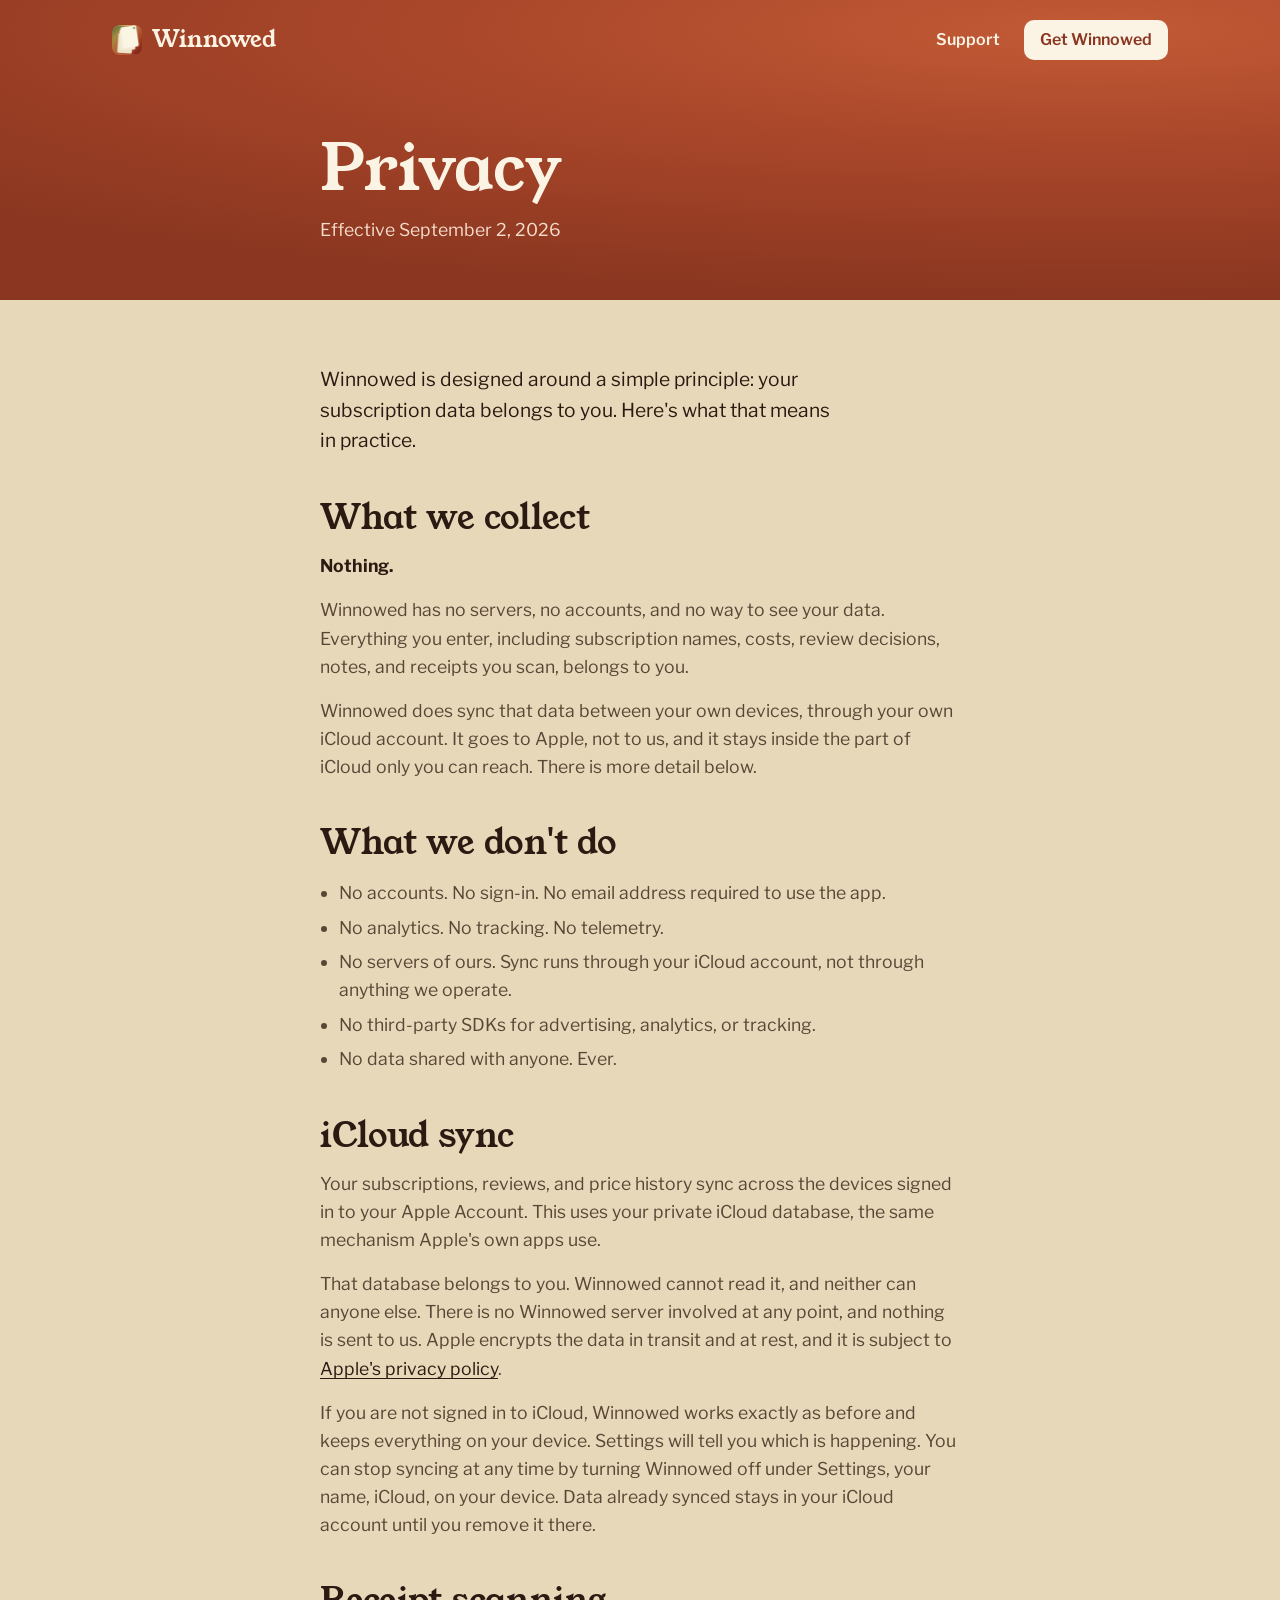
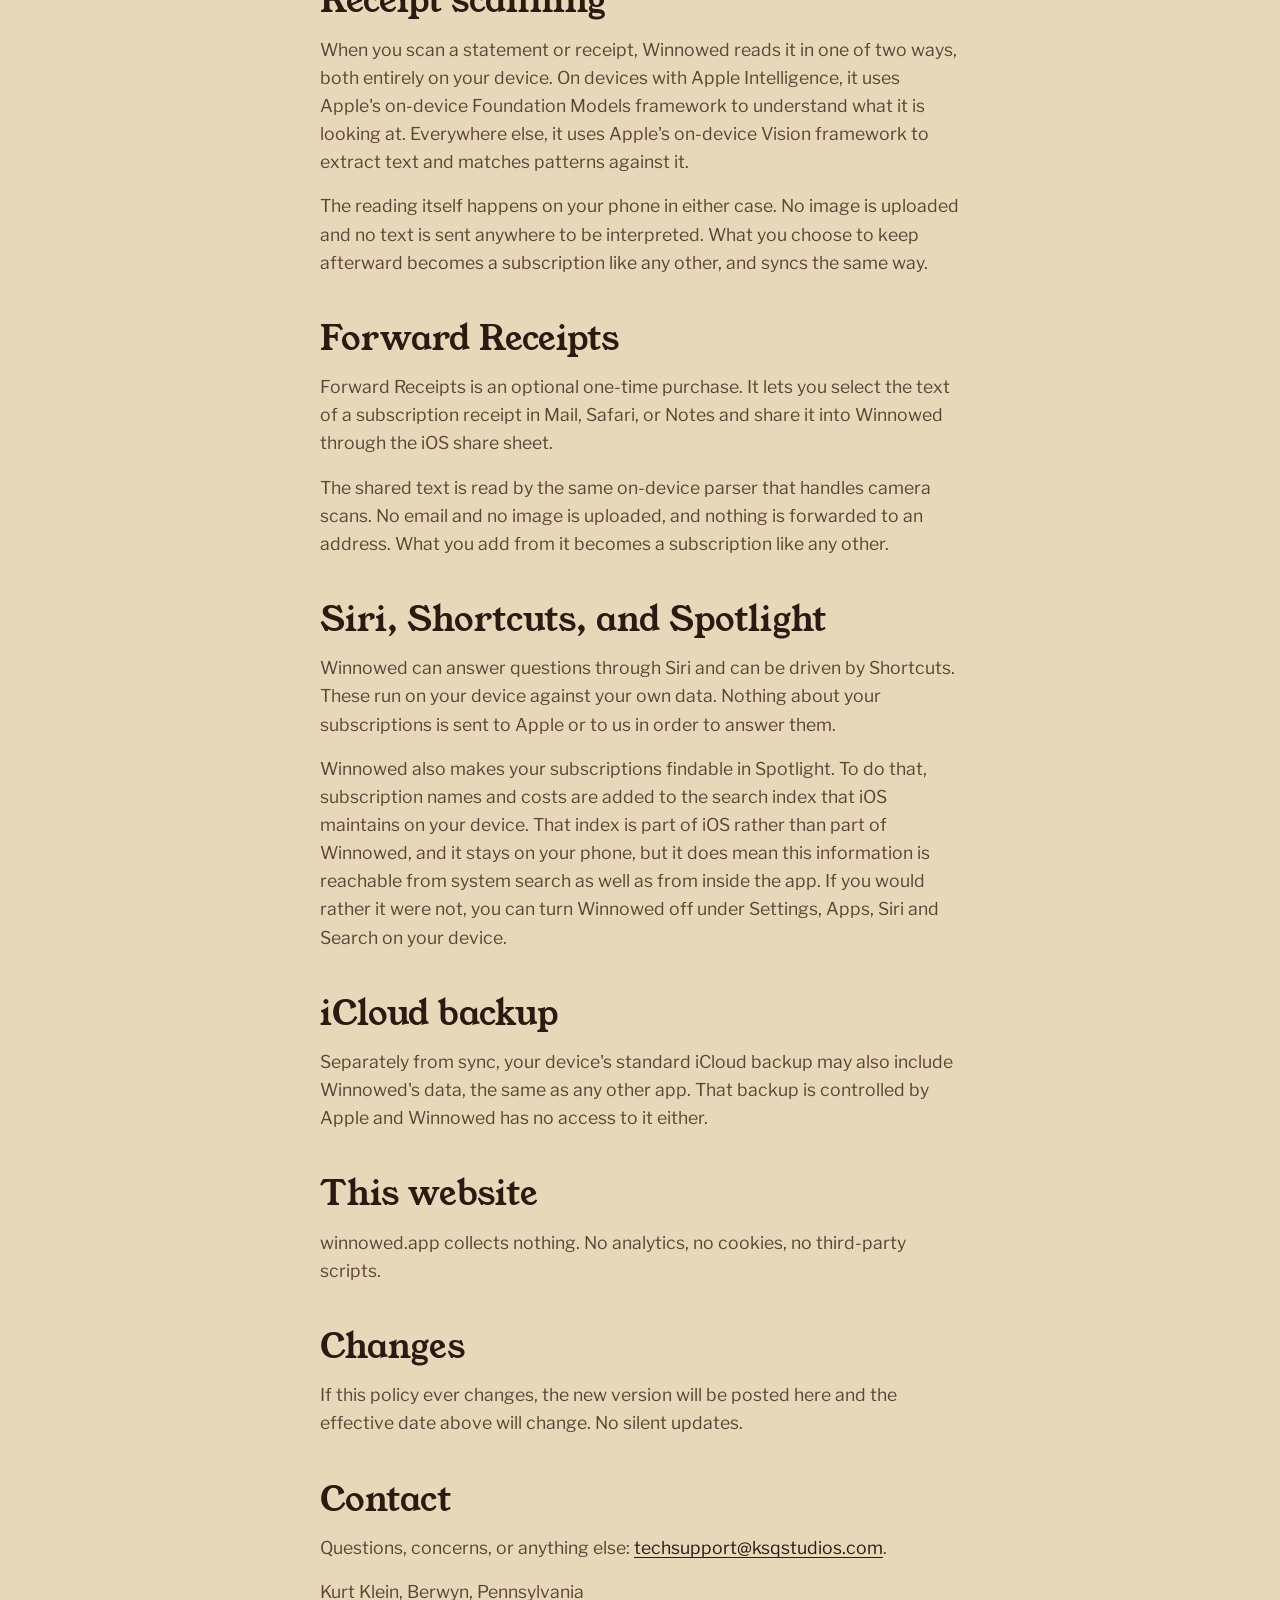
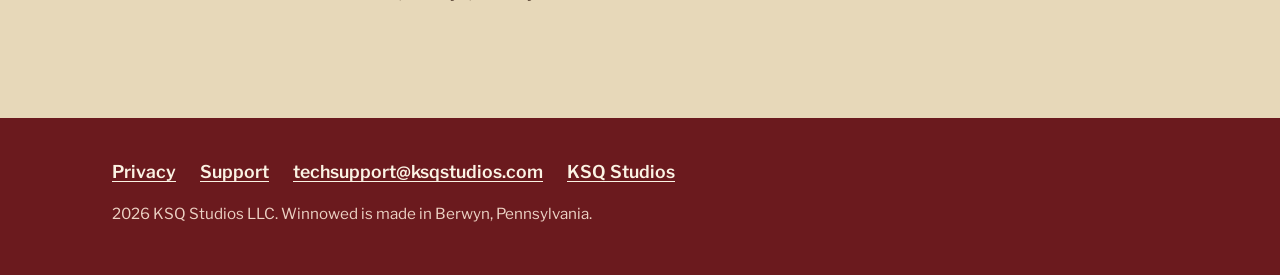
<file: privacy/index.html>
<!doctype html>
<html lang="en">
<head>
  <meta charset="utf-8">
  <meta name="viewport" content="width=device-width, initial-scale=1">
  <title>Privacy: Winnowed</title>
  <meta name="description" content="Winnowed is designed to keep your data on your device. Here's exactly what that means.">
  <link rel="icon" type="image/png" href="/favicon.png">
  <link rel="apple-touch-icon" href="/apple-touch-icon.png">
  <meta property="og:title" content="Privacy: Winnowed">
  <meta property="og:description" content="Winnowed is designed to keep your data on your device. Here's exactly what that means.">
  <meta property="og:url" content="https://winnowed.app/privacy">
  <meta property="og:type" content="website">
  <meta property="og:image" content="https://winnowed.app/og-image.png">
  <meta property="og:image:width" content="1200">
  <meta property="og:image:height" content="630">
  <meta name="twitter:card" content="summary_large_image">
  <meta name="twitter:image" content="https://winnowed.app/og-image.png">
  <link rel="canonical" href="https://winnowed.app/privacy">
  <meta name="theme-color" content="#a8462a">
    <link rel="preconnect" href="https://fonts.googleapis.com">
    <link rel="preconnect" href="https://fonts.gstatic.com" crossorigin>
    <link href="https://fonts.googleapis.com/css2?family=Young+Serif&family=Libre+Franklin:wght@400;500;600;700&display=swap" rel="stylesheet">
    <link rel="stylesheet" href="/styles.css">
</head>
<body>

<header class="bar">
  <div class="bar-inner">
    <a class="mark" href="/">
      <img src="/apple-touch-icon.png" alt="" width="30" height="30">
      Winnowed
    </a>
    <nav aria-label="Site">
      <a href="/support">Support</a>
      <a class="bar-cta" href="https://apps.apple.com/us/app/winnowed-subscription-tracker/id6764893370" rel="noopener">Get Winnowed</a>
    </nav>
  </div>
</header>

<div class="doc-band">
  <header class="doc-head">
    <h1>Privacy</h1>
    <p class="updated">Effective September 2, 2026</p>
  </header>
</div>

<main class="doc">
<p class="lede">
        Winnowed is designed around a simple principle: your subscription data belongs to you. Here's what that means in practice.
      </p>


<h2>What we collect</h2>

<p><strong>Nothing.</strong></p>
<p>
          Winnowed has no servers, no accounts, and no way to see your data. Everything you enter, including subscription names, costs, review decisions, notes, and receipts you scan, belongs to you.
        </p>
<p>
          Winnowed does sync that data between your own devices, through your own iCloud account. It goes to Apple, not to us, and it stays inside the part of iCloud only you can reach. There is more detail below.
        </p>



<h2>What we don't do</h2>

<ul>
<li>No accounts. No sign-in. No email address required to use the app.</li>
<li>No analytics. No tracking. No telemetry.</li>
<li>No servers of ours. Sync runs through your iCloud account, not through anything we operate.</li>
<li>No third-party SDKs for advertising, analytics, or tracking.</li>
<li>No data shared with anyone. Ever.</li>
</ul>



<h2>iCloud sync</h2>

<p>
          Your subscriptions, reviews, and price history sync across the devices signed in to your Apple Account. This uses your private iCloud database, the same mechanism Apple's own apps use.
        </p>
<p>
          That database belongs to you. Winnowed cannot read it, and neither can anyone else. There is no Winnowed server involved at any point, and nothing is sent to us. Apple encrypts the data in transit and at rest, and it is subject to <a href="https://www.apple.com/legal/privacy/en-ww/">Apple's privacy policy</a>.
        </p>
<p>
          If you are not signed in to iCloud, Winnowed works exactly as before and keeps everything on your device. Settings will tell you which is happening. You can stop syncing at any time by turning Winnowed off under Settings, your name, iCloud, on your device. Data already synced stays in your iCloud account until you remove it there.
        </p>



<h2>Receipt scanning</h2>

<p>
          When you scan a statement or receipt, Winnowed reads it in one of two ways, both entirely on your device. On devices with Apple Intelligence, it uses Apple's on-device Foundation Models framework to understand what it is looking at. Everywhere else, it uses Apple's on-device Vision framework to extract text and matches patterns against it.
        </p>
<p>
          The reading itself happens on your phone in either case. No image is uploaded and no text is sent anywhere to be interpreted. What you choose to keep afterward becomes a subscription like any other, and syncs the same way.
        </p>



<h2>Forward Receipts</h2>

<p>
          Forward Receipts is an optional one-time purchase. It lets you select the text of a subscription receipt in Mail, Safari, or Notes and share it into Winnowed through the iOS share sheet.
        </p>
<p>
          The shared text is read by the same on-device parser that handles camera scans. No email and no image is uploaded, and nothing is forwarded to an address. What you add from it becomes a subscription like any other.
        </p>



<h2>Siri, Shortcuts, and Spotlight</h2>

<p>
          Winnowed can answer questions through Siri and can be driven by Shortcuts. These run on your device against your own data. Nothing about your subscriptions is sent to Apple or to us in order to answer them.
        </p>
<p>
          Winnowed also makes your subscriptions findable in Spotlight. To do that, subscription names and costs are added to the search index that iOS maintains on your device. That index is part of iOS rather than part of Winnowed, and it stays on your phone, but it does mean this information is reachable from system search as well as from inside the app. If you would rather it were not, you can turn Winnowed off under Settings, Apps, Siri and Search on your device.
        </p>



<h2>iCloud backup</h2>

<p>
          Separately from sync, your device's standard iCloud backup may also include Winnowed's data, the same as any other app. That backup is controlled by Apple and Winnowed has no access to it either.
        </p>



<h2>This website</h2>

<p>
          winnowed.app collects nothing. No analytics, no cookies, no third-party scripts.
        </p>



<h2>Changes</h2>

<p>
          If this policy ever changes, the new version will be posted here and the effective date above will change. No silent updates.
        </p>



<h2>Contact</h2>

<p>
          Questions, concerns, or anything else: <a href="mailto:techsupport@ksqstudios.com">techsupport@ksqstudios.com</a>.
        </p>
<p class="quiet">
          Kurt Klein, Berwyn, Pennsylvania
        </p>
</main>

<footer class="foot">
  <div class="foot-inner">
    <nav aria-label="Footer">
      <a href="/privacy">Privacy</a>
      <a href="/support">Support</a>
      <a href="mailto:techsupport@ksqstudios.com">techsupport@ksqstudios.com</a>
      <a href="https://ksqstudios.com">KSQ Studios</a>
    </nav>
    <p>2026 KSQ Studios LLC. Winnowed is made in Berwyn, Pennsylvania.</p>
  </div>
</footer>

</body>
</html>
</file>
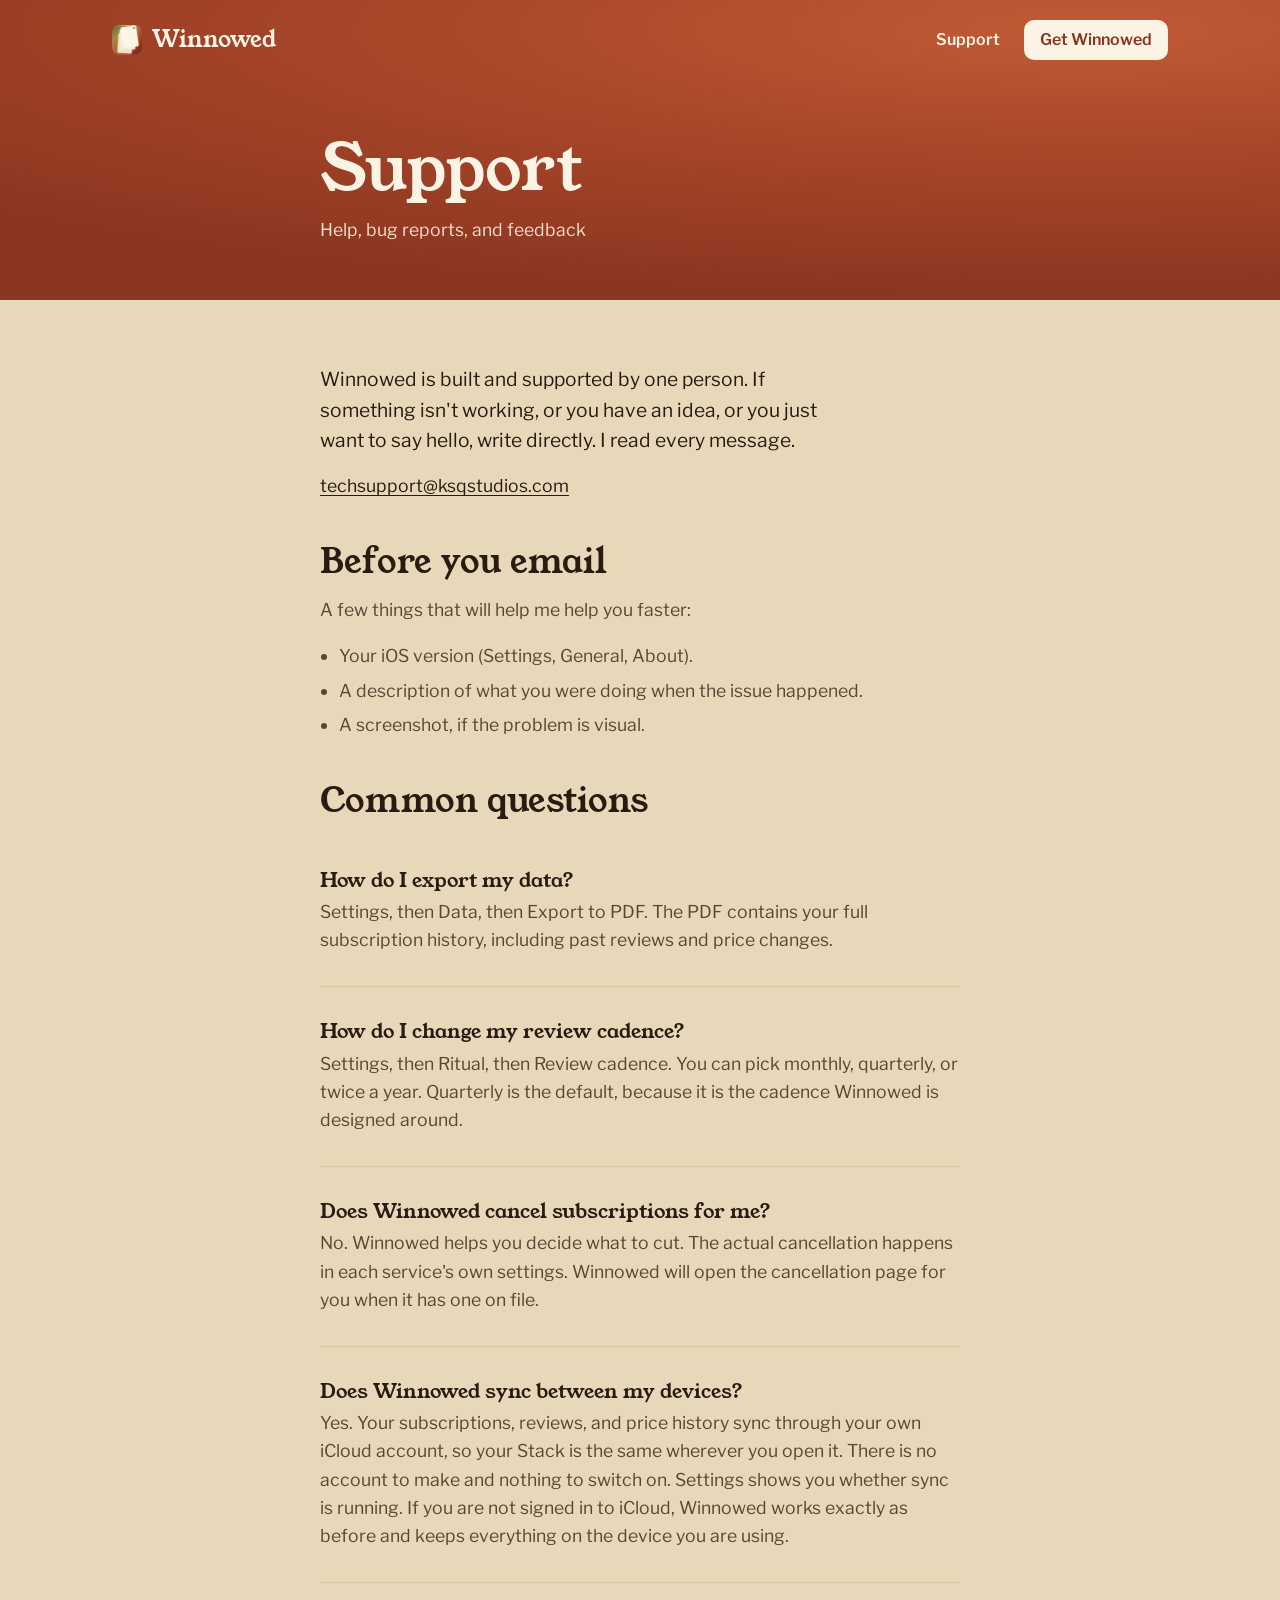
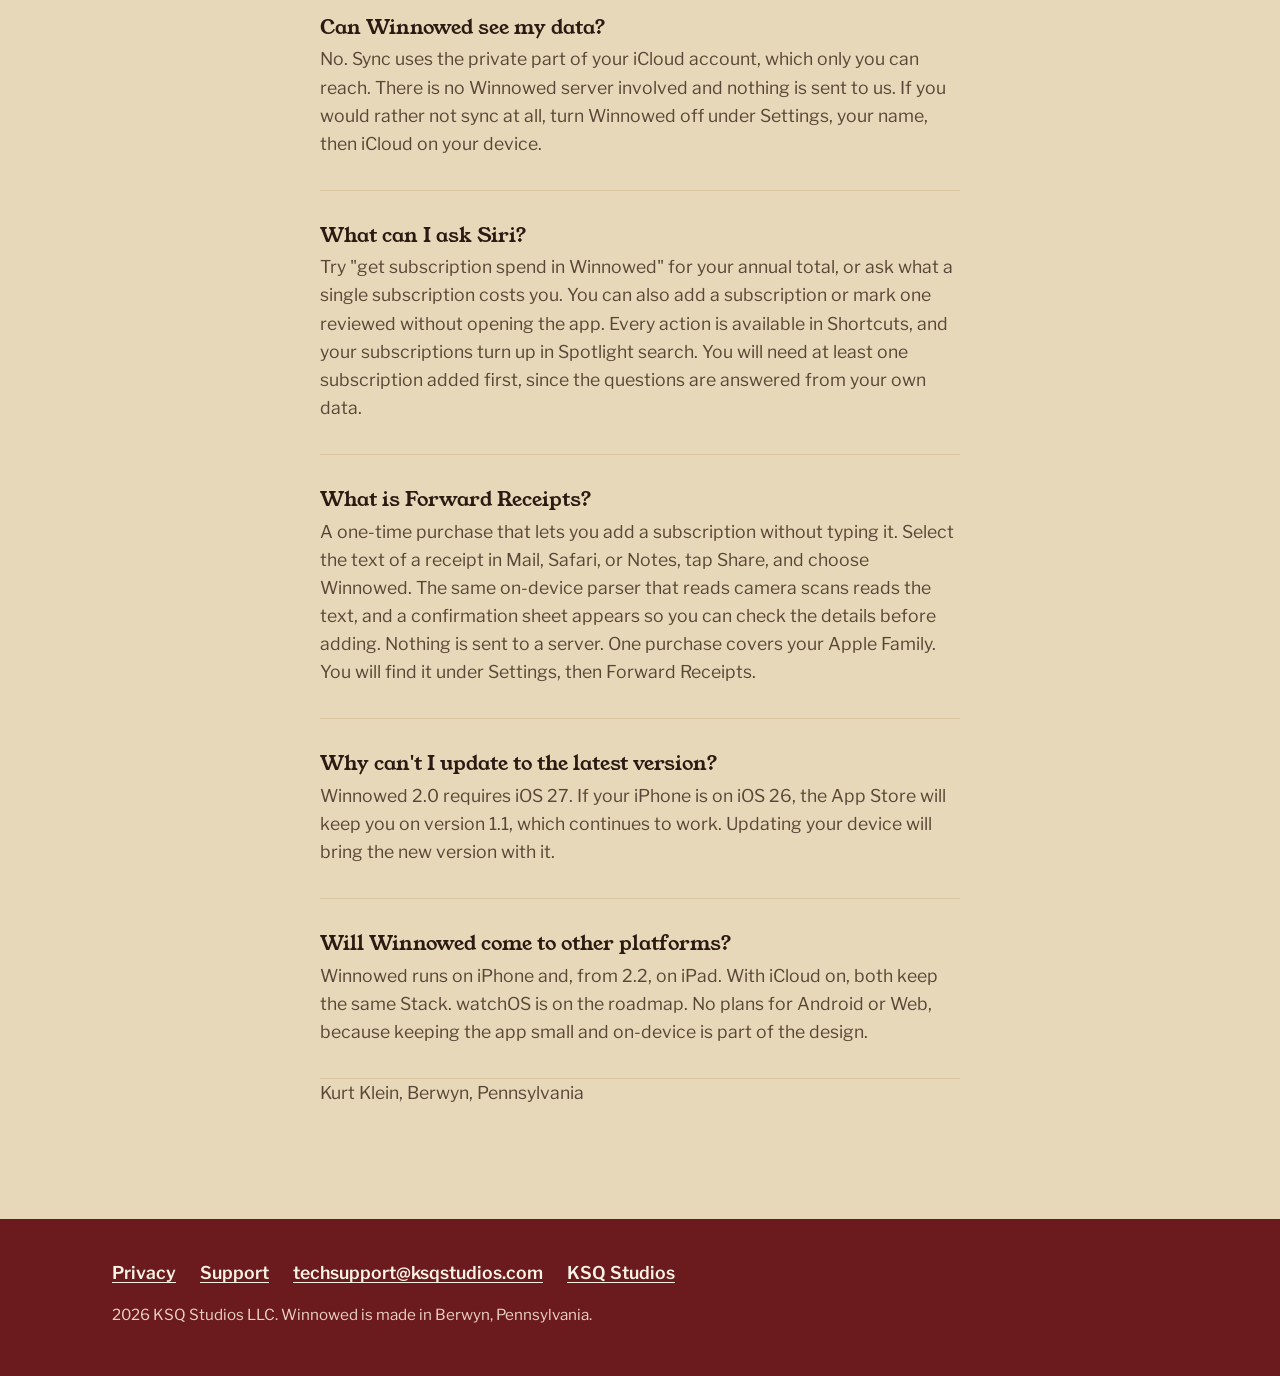
<file: support/index.html>
<!doctype html>
<html lang="en">
<head>
  <meta charset="utf-8">
  <meta name="viewport" content="width=device-width, initial-scale=1">
  <title>Support: Winnowed</title>
  <meta name="description" content="Help, bug reports, and feedback for Winnowed. Written by the person who built it.">
  <link rel="icon" type="image/png" href="/favicon.png">
  <link rel="apple-touch-icon" href="/apple-touch-icon.png">
  <meta property="og:title" content="Support: Winnowed">
  <meta property="og:description" content="Help, bug reports, and feedback for Winnowed. Written by the person who built it.">
  <meta property="og:url" content="https://winnowed.app/support">
  <meta property="og:type" content="website">
  <meta property="og:image" content="https://winnowed.app/og-image.png">
  <meta property="og:image:width" content="1200">
  <meta property="og:image:height" content="630">
  <meta name="twitter:card" content="summary_large_image">
  <meta name="twitter:image" content="https://winnowed.app/og-image.png">
  <link rel="canonical" href="https://winnowed.app/support">
  <meta name="theme-color" content="#a8462a">
    <link rel="preconnect" href="https://fonts.googleapis.com">
    <link rel="preconnect" href="https://fonts.gstatic.com" crossorigin>
    <link href="https://fonts.googleapis.com/css2?family=Young+Serif&family=Libre+Franklin:wght@400;500;600;700&display=swap" rel="stylesheet">
    <link rel="stylesheet" href="/styles.css">
</head>
<body>

<header class="bar">
  <div class="bar-inner">
    <a class="mark" href="/">
      <img src="/apple-touch-icon.png" alt="" width="30" height="30">
      Winnowed
    </a>
    <nav aria-label="Site">
      <a href="/support">Support</a>
      <a class="bar-cta" href="https://apps.apple.com/us/app/winnowed-subscription-tracker/id6764893370" rel="noopener">Get Winnowed</a>
    </nav>
  </div>
</header>

<div class="doc-band">
  <header class="doc-head">
    <h1>Support</h1>
    <p class="updated">Help, bug reports, and feedback</p>
  </header>
</div>

<main class="doc">
<p class="lede">
        Winnowed is built and supported by one person. If something isn't working, or you have an idea, or you just want to say hello, write directly. I read every message.
      </p>
<p>
<a href="mailto:techsupport@ksqstudios.com">techsupport@ksqstudios.com</a>
</p>


<h2>Before you email</h2>

<p>A few things that will help me help you faster:</p>
<ul>
<li>Your iOS version (Settings, General, About).</li>
<li>A description of what you were doing when the issue happened.</li>
<li>A screenshot, if the problem is visual.</li>
</ul>



<h2>Common questions</h2>
<div class="faq">
<h3>How do I export my data?</h3>
<p>Settings, then Data, then Export to PDF. The PDF contains your full subscription history, including past reviews and price changes.</p>
</div>
<div class="faq">
<h3>How do I change my review cadence?</h3>
<p>Settings, then Ritual, then Review cadence. You can pick monthly, quarterly, or twice a year. Quarterly is the default, because it is the cadence Winnowed is designed around.</p>
</div>
<div class="faq">
<h3>Does Winnowed cancel subscriptions for me?</h3>
<p>No. Winnowed helps you decide what to cut. The actual cancellation happens in each service's own settings. Winnowed will open the cancellation page for you when it has one on file.</p>
</div>
<div class="faq">
<h3>Does Winnowed sync between my devices?</h3>
<p>Yes. Your subscriptions, reviews, and price history sync through your own iCloud account, so your Stack is the same wherever you open it. There is no account to make and nothing to switch on. Settings shows you whether sync is running. If you are not signed in to iCloud, Winnowed works exactly as before and keeps everything on the device you are using.</p>
</div>
<div class="faq">
<h3>Can Winnowed see my data?</h3>
<p>No. Sync uses the private part of your iCloud account, which only you can reach. There is no Winnowed server involved and nothing is sent to us. If you would rather not sync at all, turn Winnowed off under Settings, your name, then iCloud on your device.</p>
</div>
<div class="faq">
<h3>What can I ask Siri?</h3>
<p>Try "get subscription spend in Winnowed" for your annual total, or ask what a single subscription costs you. You can also add a subscription or mark one reviewed without opening the app. Every action is available in Shortcuts, and your subscriptions turn up in Spotlight search. You will need at least one subscription added first, since the questions are answered from your own data.</p>
</div>
<div class="faq">
<h3>What is Forward Receipts?</h3>
<p>A one-time purchase that lets you add a subscription without typing it. Select the text of a receipt in Mail, Safari, or Notes, tap Share, and choose Winnowed. The same on-device parser that reads camera scans reads the text, and a confirmation sheet appears so you can check the details before adding. Nothing is sent to a server. One purchase covers your Apple Family. You will find it under Settings, then Forward Receipts.</p>
</div>
<div class="faq">
<h3>Why can't I update to the latest version?</h3>
<p>Winnowed 2.0 requires iOS 27. If your iPhone is on iOS 26, the App Store will keep you on version 1.1, which continues to work. Updating your device will bring the new version with it.</p>
</div>
<div class="faq">
<h3>Will Winnowed come to other platforms?</h3>
<p>Winnowed runs on iPhone and, from 2.2, on iPad. With iCloud on, both keep the same Stack. watchOS is on the roadmap. No plans for Android or Web, because keeping the app small and on-device is part of the design.</p>
</div>



<p class="quiet">
          Kurt Klein, Berwyn, Pennsylvania
        </p>
</main>

<footer class="foot">
  <div class="foot-inner">
    <nav aria-label="Footer">
      <a href="/privacy">Privacy</a>
      <a href="/support">Support</a>
      <a href="mailto:techsupport@ksqstudios.com">techsupport@ksqstudios.com</a>
      <a href="https://ksqstudios.com">KSQ Studios</a>
    </nav>
    <p>2026 KSQ Studios LLC. Winnowed is made in Berwyn, Pennsylvania.</p>
  </div>
</footer>

</body>
</html>
</file>
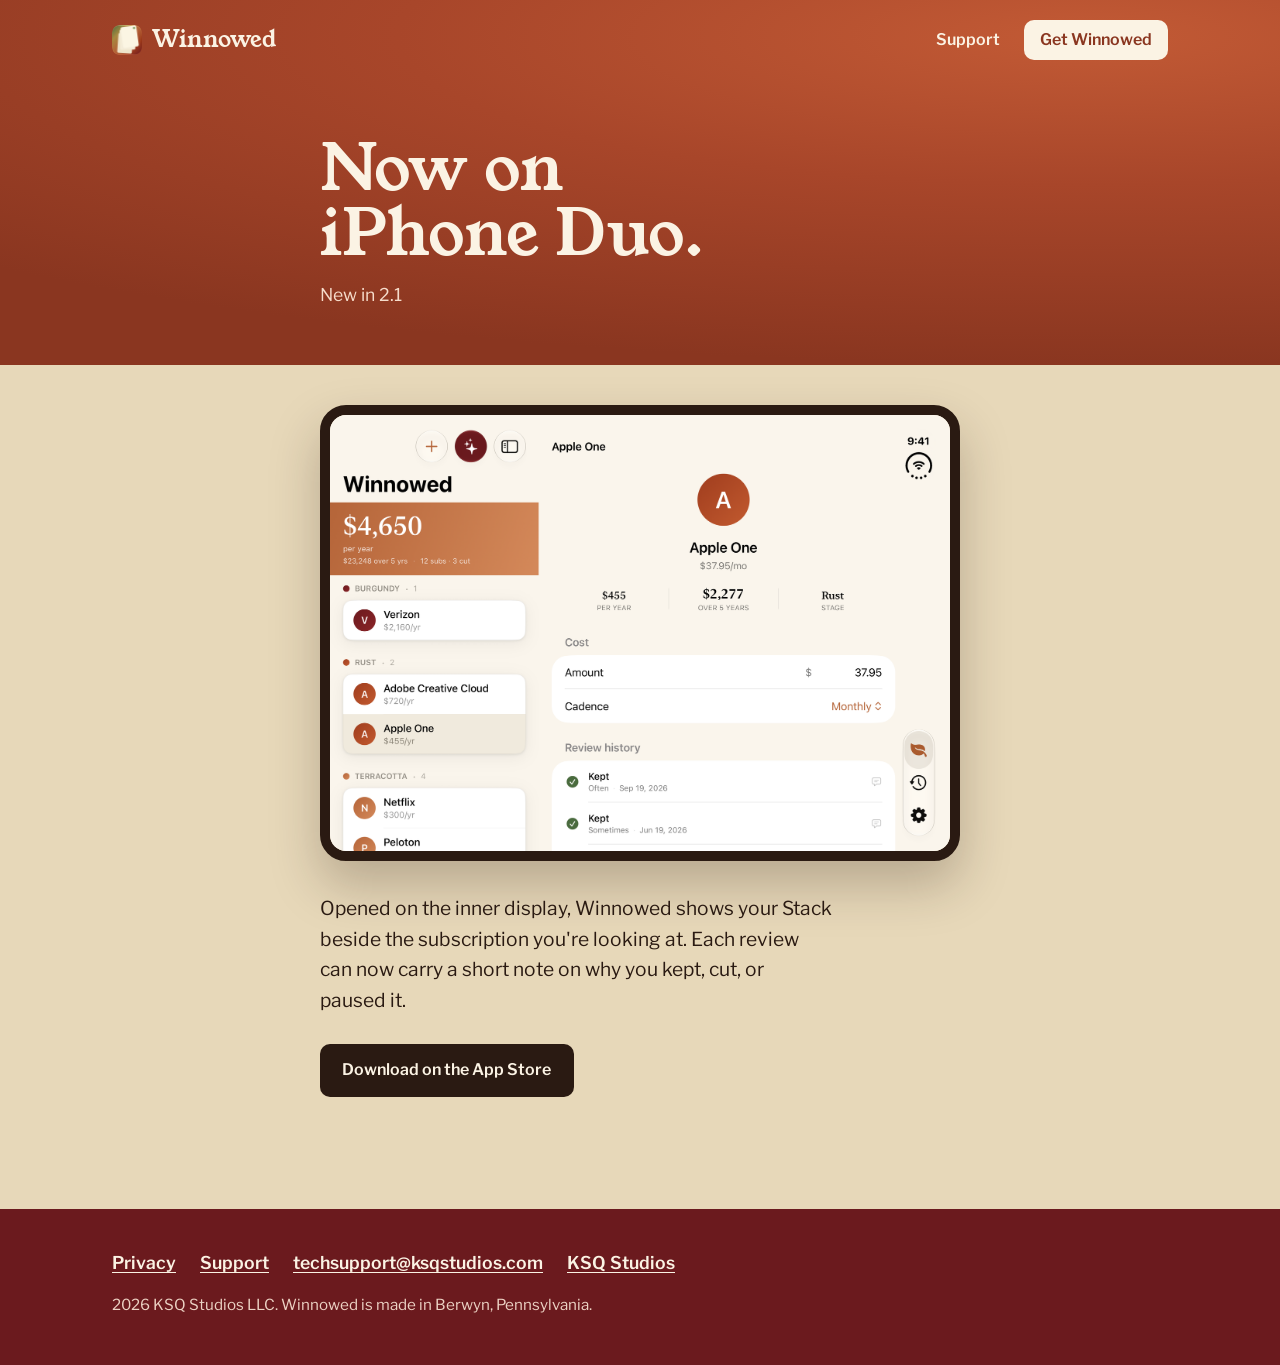
<file: event/duo/index.html>
<!doctype html>
<html lang="en">
<head>
    <meta charset="utf-8">
    <meta name="viewport" content="width=device-width, initial-scale=1">
    <title>Winnowed: Now on iPhone Duo</title>
    <meta name="description" content="Winnowed 2.1 lays out for the iPhone Duo's inner display, and each review can now carry a short note on why.">
    <link rel="icon" type="image/png" href="/favicon.png">
    <link rel="apple-touch-icon" href="/apple-touch-icon.png">
    <meta property="og:title" content="Winnowed: Now on iPhone Duo">
    <meta property="og:description" content="Your Stack beside the subscription you're looking at.">
    <meta property="og:url" content="https://winnowed.app/event/duo">
    <meta property="og:type" content="website">
    <meta property="og:image" content="https://winnowed.app/og-image.png">
    <link rel="canonical" href="https://winnowed.app/event/duo">
    <meta name="theme-color" content="#a8462a">
    <link rel="preconnect" href="https://fonts.googleapis.com">
    <link rel="preconnect" href="https://fonts.gstatic.com" crossorigin>
    <link href="https://fonts.googleapis.com/css2?family=Young+Serif&family=Libre+Franklin:wght@400;500;600;700&display=swap" rel="stylesheet">
    <link rel="stylesheet" href="/styles.css">
</head>
<body>

<header class="bar">
  <div class="bar-inner">
    <a class="mark" href="/">
      <img src="/apple-touch-icon.png" alt="" width="30" height="30">
      Winnowed
    </a>
    <nav aria-label="Site">
      <a href="/support">Support</a>
      <a class="bar-cta" href="https://apps.apple.com/us/app/winnowed-subscription-tracker/id6764893370" rel="noopener">Get Winnowed</a>
    </nav>
  </div>
</header>

<div class="doc-band">
  <header class="doc-head">
    <h1>Now on iPhone Duo.</h1>
    <p class="updated">New in 2.1</p>
  </header>
</div>

<main class="doc">
<img class="device" src="/images/duo.png" alt="Winnowed on the unfolded iPhone Duo: the Stack at $4,650 a year on the left, Apple One's detail and review history on the right." width="1600" height="1125">
<p class="lede">Opened on the inner display, Winnowed shows your Stack beside the subscription you're looking at. Each review can now carry a short note on why you kept, cut, or paused it.</p>
<p class="buy"><a class="button" href="https://apps.apple.com/us/app/winnowed-subscription-tracker/id6764893370" rel="noopener">Download on the App Store</a></p>
</main>

<footer class="foot">
  <div class="foot-inner">
    <nav aria-label="Footer">
      <a href="/privacy">Privacy</a>
      <a href="/support">Support</a>
      <a href="mailto:techsupport@ksqstudios.com">techsupport@ksqstudios.com</a>
      <a href="https://ksqstudios.com">KSQ Studios</a>
    </nav>
    <p>2026 KSQ Studios LLC. Winnowed is made in Berwyn, Pennsylvania.</p>
  </div>
</footer>

</body>
</html>
</file>
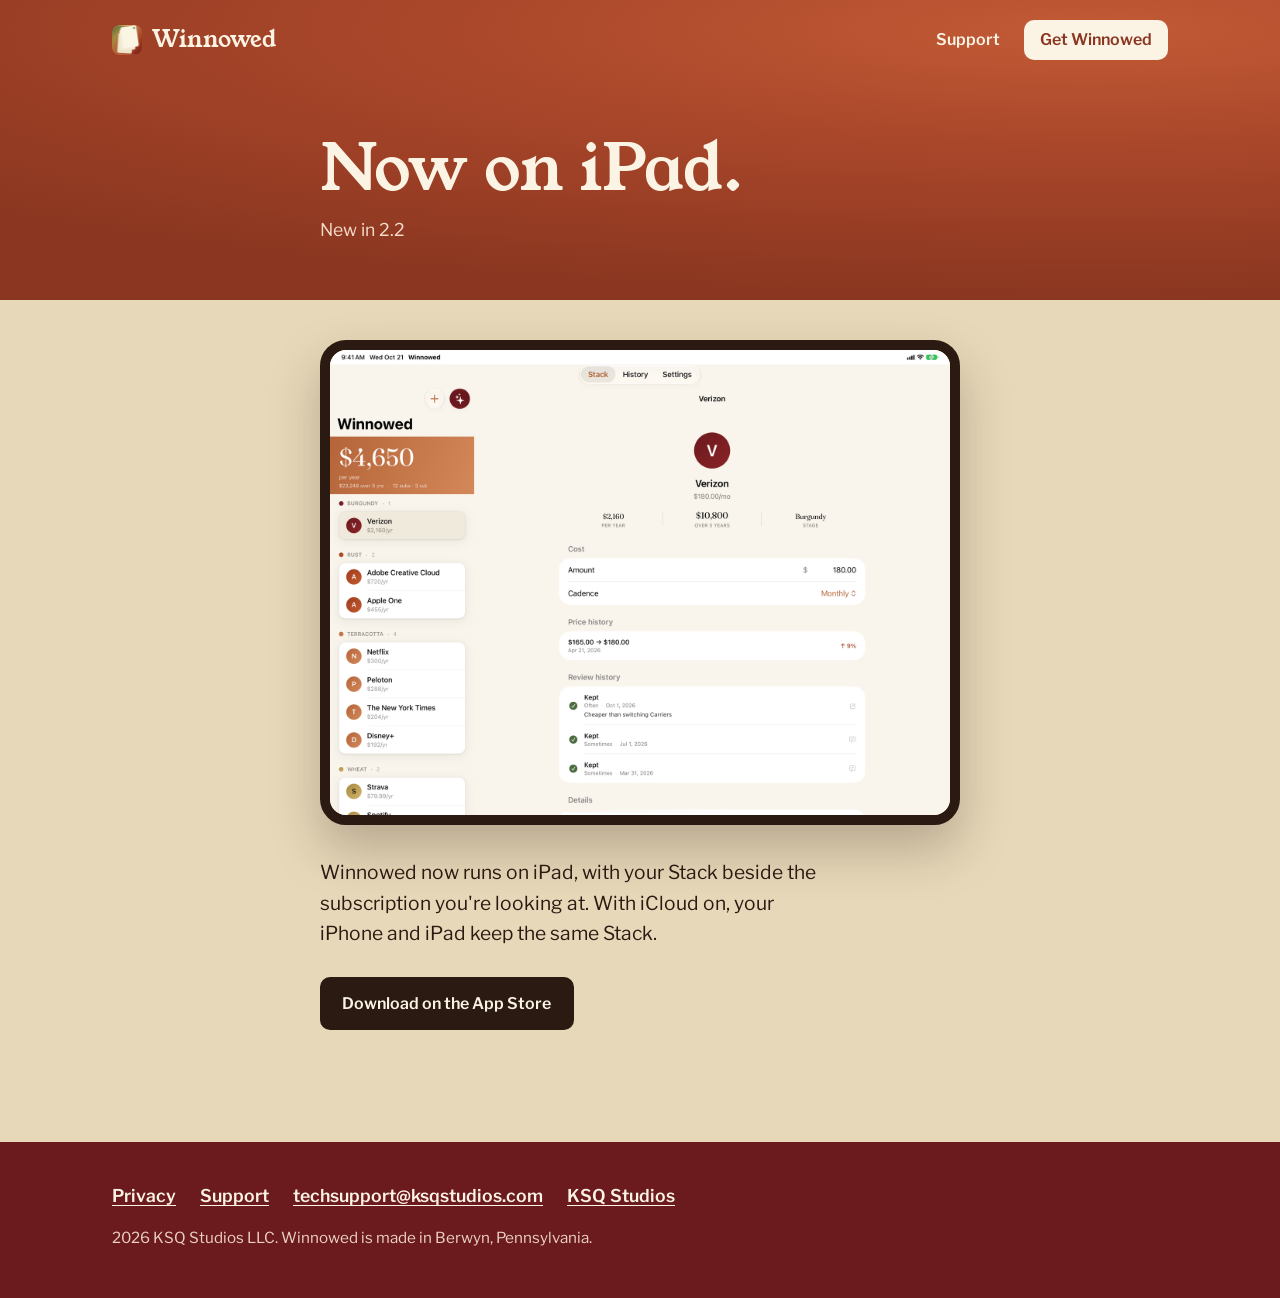
<file: event/ipad/index.html>
<!doctype html>
<html lang="en">
<head>
    <meta charset="utf-8">
    <meta name="viewport" content="width=device-width, initial-scale=1">
    <title>Winnowed: Now on iPad</title>
    <meta name="description" content="Winnowed 2.2 runs on iPad, with your Stack beside the subscription you're looking at.">
    <link rel="icon" type="image/png" href="/favicon.png">
    <link rel="apple-touch-icon" href="/apple-touch-icon.png">
    <meta property="og:title" content="Winnowed: Now on iPad">
    <meta property="og:description" content="Your Stack and its detail, side by side.">
    <meta property="og:url" content="https://winnowed.app/event/ipad">
    <meta property="og:type" content="website">
    <meta property="og:image" content="https://winnowed.app/og-image.png">
    <link rel="canonical" href="https://winnowed.app/event/ipad">
    <meta name="theme-color" content="#a8462a">
    <link rel="preconnect" href="https://fonts.googleapis.com">
    <link rel="preconnect" href="https://fonts.gstatic.com" crossorigin>
    <link href="https://fonts.googleapis.com/css2?family=Young+Serif&family=Libre+Franklin:wght@400;500;600;700&display=swap" rel="stylesheet">
    <link rel="stylesheet" href="/styles.css">
</head>
<body>

<header class="bar">
  <div class="bar-inner">
    <a class="mark" href="/">
      <img src="/apple-touch-icon.png" alt="" width="30" height="30">
      Winnowed
    </a>
    <nav aria-label="Site">
      <a href="/support">Support</a>
      <a class="bar-cta" href="https://apps.apple.com/us/app/winnowed-subscription-tracker/id6764893370" rel="noopener">Get Winnowed</a>
    </nav>
  </div>
</header>

<div class="doc-band">
  <header class="doc-head">
    <h1>Now on iPad.</h1>
    <p class="updated">New in 2.2</p>
  </header>
</div>

<main class="doc">
<img class="device" src="/images/ipad.png" alt="Winnowed on iPad: the Stack at $4,650 a year on the left, Verizon's detail with its price history and review history on the right." width="1600" height="1200">
<p class="lede">Winnowed now runs on iPad, with your Stack beside the subscription you're looking at. With iCloud on, your iPhone and iPad keep the same Stack.</p>
<p class="buy"><a class="button" href="https://apps.apple.com/us/app/winnowed-subscription-tracker/id6764893370" rel="noopener">Download on the App Store</a></p>
</main>

<footer class="foot">
  <div class="foot-inner">
    <nav aria-label="Footer">
      <a href="/privacy">Privacy</a>
      <a href="/support">Support</a>
      <a href="mailto:techsupport@ksqstudios.com">techsupport@ksqstudios.com</a>
      <a href="https://ksqstudios.com">KSQ Studios</a>
    </nav>
    <p>2026 KSQ Studios LLC. Winnowed is made in Berwyn, Pennsylvania.</p>
  </div>
</footer>

</body>
</html>
</file>
<file: styles.css>
/*
  winnowed.app

  Winnowing is the old harvest work of tossing grain in the wind so the
  chaff blows away and the grain falls back. The page opens on a rust field
  with a review you can actually do: cut subscriptions blow off as chaff,
  kept ones settle into the Winnowed Number. Below, kraft paper like a seed
  packet, and the ritual laid out in order.

  Young Serif for display, Libre Franklin for text. Colors are the app's
  own: burgundy, rust, terracotta, wheat, sage.

  No analytics. The privacy policy says the site collects nothing, so keep
  it that way.
*/

:root {
  --field: #a8462a;
  --field-deep: #8a3620;
  --kraft: #e7d8b9;
  --kraft-deep: #d9c59e;
  --paper: #fbf3e4;
  --ink: #2a1a12;
  --ink-soft: #5a4636;

  --burgundy: #6b1a1e;
  --rust: #a03d1e;
  --terracotta: #c9774a;
  --wheat: #d4b56a;
  --sage: #7a9b5e;
  --sage-deep: #4a6b3e;

  --display: "Young Serif", "Iowan Old Style", Georgia, serif;
  --body: "Libre Franklin", -apple-system, BlinkMacSystemFont, system-ui, sans-serif;

  --page: 72rem;
  --measure: 36rem;
  --gutter: clamp(1.25rem, 4vw, 3rem);
  --space: clamp(4rem, 9vw, 7rem);
}

*, *::before, *::after { box-sizing: border-box; }

html { -webkit-text-size-adjust: 100%; }

body {
  margin: 0;
  background: var(--kraft);
  color: var(--ink);
  font-family: var(--body);
  font-size: 1.1rem;
  line-height: 1.6;
  -webkit-font-smoothing: antialiased;
}

img { max-width: 100%; height: auto; display: block; }

a { color: var(--ink); text-underline-offset: 0.18em; }

:focus-visible { outline: 3px solid var(--ink); outline-offset: 3px; border-radius: 4px; }

h1, h2, h3 { font-family: var(--display); font-weight: 400; margin: 0; text-wrap: balance; }

h2 { font-size: clamp(2rem, 4.2vw, 3.2rem); line-height: 1.08; }
h3 { font-size: 1.4rem; line-height: 1.2; }

p { margin: 0 0 1rem; }

.visually-hidden {
  position: absolute; width: 1px; height: 1px; overflow: hidden;
  clip: rect(0 0 0 0); white-space: nowrap;
}

.button {
  display: inline-block;
  background: var(--ink);
  color: var(--paper);
  font-weight: 600;
  font-size: 1rem;
  text-decoration: none;
  padding: 0.85rem 1.4rem;
  border-radius: 10px;
}

.button:hover { background: var(--burgundy); }

.buy {
  display: flex;
  flex-wrap: wrap;
  align-items: center;
  gap: 0.75rem 1.25rem;
  margin-top: 1.75rem;
}

.buy span { font-size: 0.98rem; }

/* ---------- Bar ---------- */

.bar { position: absolute; inset: 0 0 auto; z-index: 3; }

.bar-inner {
  max-width: var(--page);
  margin: 0 auto;
  padding: 1.25rem var(--gutter);
  display: flex;
  align-items: center;
  justify-content: space-between;
  gap: 1rem;
  color: var(--paper);
}

.mark {
  display: inline-flex;
  align-items: center;
  gap: 0.6rem;
  font-family: var(--display);
  font-size: 1.45rem;
  color: var(--paper);
  text-decoration: none;
}

.mark img { border-radius: 7px; }

.bar nav { display: flex; align-items: center; gap: 1.5rem; font-weight: 600; font-size: 1rem; }
.bar nav a { color: var(--paper); text-decoration: none; }
.bar nav a:hover { text-decoration: underline; }
.bar-cta { background: var(--paper); color: var(--field-deep) !important; padding: 0.45rem 1rem; border-radius: 10px; }

/* ---------- Field (hero) ---------- */

.field {
  position: relative;
  overflow: hidden;
  background: radial-gradient(120% 90% at 85% 10%, #c25a35 0%, var(--field) 45%, var(--field-deep) 100%);
  color: var(--paper);
}

.field-inner {
  position: relative;
  z-index: 1;
  max-width: var(--page);
  margin: 0 auto;
  padding: clamp(6.5rem, 12vw, 9rem) var(--gutter) clamp(3.5rem, 7vw, 5.5rem);
  display: grid;
  grid-template-columns: minmax(0, 1fr) minmax(0, 0.95fr);
  gap: 3rem clamp(2rem, 6vw, 5rem);
  align-items: center;
}

.field h1 {
  font-size: clamp(3rem, 7vw, 5.6rem);
  line-height: 0.98;
  letter-spacing: -0.01em;
  max-width: 10ch;
}

.lede { margin-top: 1.5rem; font-size: 1.2rem; max-width: 32rem; }

.field .button { background: var(--paper); color: var(--field-deep); }
.field .button:hover { background: #fff; }
.field .buy span { color: #f6dccb; max-width: 20rem; }

/* The review */

.review {
  background: rgba(42, 26, 18, 0.22);
  border-radius: 22px;
  padding: clamp(1.25rem, 3vw, 2rem);
}

.review-title { font-size: 1.6rem; }
.review-hint { color: #f6dccb; margin: 0.25rem 0 1.25rem; font-size: 1rem; }

.deck {
  position: relative;
  height: 8.75rem;
  margin-bottom: 1.6rem;
}

.card {
  position: absolute;
  inset: 0;
  background: var(--paper);
  color: var(--ink);
  border-radius: 16px;
  padding: 1.25rem 1.4rem;
  box-shadow: 0 10px 24px rgba(42, 26, 18, 0.28);
  transition: transform 0.35s ease, opacity 0.35s ease;
  opacity: 0;
  transform: translateY(26px) scale(0.88);
}

.card:nth-child(1) { z-index: 9; opacity: 1; transform: none; }
.card:nth-child(2) { z-index: 8; opacity: 1; transform: translateY(11px) scale(0.96); }
.card:nth-child(3) { z-index: 7; opacity: 1; transform: translateY(22px) scale(0.92); }

.card h3 { font-size: 1.7rem; margin: 0.15rem 0 0.35rem; }
.card-tier { margin: 0; font-size: 0.85rem; font-weight: 700; }
.card-price { margin: 0; color: var(--ink-soft); }

.card:has(.card-tier) .card-tier { color: var(--rust); }
.card[data-cost="2160"] .card-tier { color: var(--burgundy); }
.card[data-cost="35"] .card-tier { color: #8a6d23; }

/* Leaving: kept cards settle down into the tally, paused slide aside,
   cut cards are carried off by the wind. */
.card.is-leaving { z-index: 10; transition: transform 0.5s cubic-bezier(.3, .6, .3, 1), opacity 0.5s ease; }
.card.is-keep { transform: translateY(70px) scale(0.6); opacity: 0; }
.card.is-pause { transform: translateX(-60%) rotate(-6deg); opacity: 0; }
.card.is-cut { transform: translate(120%, -40px) rotate(18deg); opacity: 0; }

.deck.is-dealing { animation: deal 0.7s cubic-bezier(.2, .8, .3, 1) both; }

@keyframes deal {
  from { transform: translateY(-40px) rotate(-4deg); opacity: 0; }
  to { transform: none; opacity: 1; }
}

.deck[hidden] { display: none; }

.choices {
  display: grid;
  grid-template-columns: repeat(3, minmax(0, 1fr));
  gap: 0.6rem;
}

.choices[hidden], .done[hidden] { display: none; }

.choice {
  font: inherit;
  font-weight: 700;
  font-size: 1.05rem;
  border: 0;
  border-radius: 12px;
  padding: 0.8rem 0.5rem;
  cursor: pointer;
  color: var(--paper);
  box-shadow: inset 0 -3px 0 rgba(0, 0, 0, 0.18);
}

.choice:active { transform: translateY(1px); }
.choice--cut { background: var(--burgundy); }
.choice--pause { background: var(--wheat); color: var(--ink); }
.choice--keep { background: var(--sage-deep); }

.tally {
  display: grid;
  grid-template-columns: repeat(3, minmax(0, 1fr));
  margin: 1.25rem 0 0;
  border-top: 1px solid rgba(251, 243, 228, 0.3);
  padding-top: 0.9rem;
}

.tally dt { font-size: 0.85rem; color: #f6dccb; }
.tally dd { margin: 0; font-family: var(--display); font-size: 1.5rem; font-variant-numeric: lining-nums tabular-nums; }
.tally div { display: flex; flex-direction: column-reverse; }

.done { margin-top: 1.25rem; }
.done-number { font-variant-numeric: lining-nums; font-family: var(--display); font-size: clamp(3rem, 7vw, 4.5rem); line-height: 1; margin: 0 0 0.5rem; }
.done-note { color: #f6dccb; }

.again {
  font: inherit;
  font-weight: 700;
  background: var(--paper);
  color: var(--field-deep);
  border: 0;
  border-radius: 10px;
  padding: 0.7rem 1.2rem;
  cursor: pointer;
}

/* Chaff, carried off on the wind. */
.chaff { position: absolute; inset: 0; pointer-events: none; z-index: 2; }

.chaff span {
  position: absolute;
  width: 9px;
  height: 4px;
  border-radius: 50% 50% 50% 50% / 60% 60% 40% 40%;
  background: #f0d79a;
  animation: chaff 1.4s cubic-bezier(.2, .6, .4, 1) both;
}

.chaff span:nth-child(3n) { background: #fbf3e4; width: 6px; }
.chaff span:nth-child(4n) { background: #d9b46a; height: 3px; }

@keyframes chaff {
  from { transform: translate(0, 0) rotate(0); opacity: 1; }
  to { transform: translate(var(--dx), var(--dy)) rotate(var(--rot)); opacity: 0; }
}

/* ---------- Sections ---------- */

main > section:not(.field) {
  max-width: var(--page);
  margin: 0 auto;
  padding: var(--space) var(--gutter) 0;
}

.idea {
  display: grid;
  grid-template-columns: minmax(0, 1.1fr) minmax(0, 1fr);
  gap: 2rem clamp(2rem, 6vw, 5rem);
}

.idea-lead {
  font-family: var(--display);
  font-size: clamp(1.6rem, 3vw, 2.3rem);
  line-height: 1.25;
  margin: 0;
}

.idea-body p { color: var(--ink-soft); max-width: var(--measure); }

/* The ritual */

.steps {
  list-style: none;
  margin: 3rem 0 0;
  padding: 0;
  display: grid;
  grid-template-columns: repeat(5, minmax(0, 1fr));
  gap: clamp(1rem, 2.5vw, 2rem);
  counter-reset: step;
}

.steps li { counter-increment: step; }

.steps img {
  border-radius: clamp(14px, 1.8vw, 24px);
  box-shadow: 0 14px 30px rgba(42, 26, 18, 0.18);
  margin-bottom: 1.1rem;
}

.steps h3 { font-size: 1.25rem; }

.steps h3::before {
  content: counter(step);
  display: grid;
  place-items: center;
  width: 1.7rem;
  height: 1.7rem;
  margin-bottom: 0.6rem;
  border-radius: 50%;
  background: var(--ink);
  color: var(--kraft);
  font-family: var(--body);
  font-size: 0.9rem;
  font-weight: 700;
}

.steps p { font-size: 1rem; color: var(--ink-soft); margin-top: 0.5rem; }

/* Duo */

.unfold {
  display: grid;
  grid-template-columns: minmax(0, 1.6fr) minmax(0, 1fr);
  gap: 2rem clamp(2rem, 5vw, 4rem);
  align-items: center;
}

.unfold-copy p { margin-top: 1rem; color: var(--ink-soft); }

.device {
  border: 10px solid var(--ink);
  border-radius: 26px;
  box-shadow: 0 24px 50px rgba(42, 26, 18, 0.25);
}

/* Also */

.also {
  display: grid;
  grid-template-columns: repeat(3, minmax(0, 1fr));
  gap: 2rem clamp(1.5rem, 4vw, 3rem);
}

.also-item {
  display: grid;
  grid-template-columns: minmax(0, 0.8fr) minmax(0, 1fr);
  gap: 1.25rem;
  align-items: start;
}

.also-item img { border-radius: 18px; box-shadow: 0 10px 24px rgba(42, 26, 18, 0.16); }
.also-item h3 { margin-bottom: 0.5rem; }
.also-item p { font-size: 1rem; color: var(--ink-soft); }

.maker p { max-width: var(--measure); color: var(--ink-soft); }

/* ---------- Footer ---------- */

.foot { margin-top: var(--space); background: var(--burgundy); color: #ecd2c4; }

.foot-inner {
  max-width: var(--page);
  margin: 0 auto;
  padding: 2.5rem var(--gutter) 3rem;
}

.foot nav { display: flex; flex-wrap: wrap; gap: 0.5rem 1.5rem; margin-bottom: 1rem; font-weight: 600; }
.foot a { color: var(--paper); }
.foot p { margin: 0; font-size: 0.95rem; }

/* ---------- Document pages: privacy, support, event ---------- */

.doc-band { background: radial-gradient(120% 90% at 85% 10%, #c25a35 0%, var(--field) 45%, var(--field-deep) 100%); color: var(--paper); }

.doc-head,
.doc {
  max-width: 46rem;
  margin: 0 auto;
  padding-left: var(--gutter);
  padding-right: var(--gutter);
}

.doc-head { padding-top: clamp(6.5rem, 12vw, 8.5rem); padding-bottom: clamp(2.5rem, 6vw, 3.5rem); }
.doc-head h1 { font-size: clamp(2.6rem, 6vw, 4rem); line-height: 1.02; }
.doc-head .updated { margin: 0.9rem 0 0; color: #f6dccb; }

.doc { padding-top: 2.5rem; }
.doc h2 { font-size: clamp(1.6rem, 3vw, 2.1rem); margin: 2.75rem 0 1rem; }
.doc h3 { font-size: 1.25rem; margin: 1.75rem 0 0.4rem; }
.doc p, .doc li { color: var(--ink-soft); }
.doc strong { color: var(--ink); }
.doc ul, .doc ol { padding-left: 1.2rem; }
.doc li { margin-bottom: 0.4rem; }
.doc .panel { background: var(--paper); border-radius: 12px; padding: 1.4rem 1.6rem; margin: 0 0 2rem; }
.doc .panel p:last-child { margin-bottom: 0; }
.doc .device { margin: 0 0 2rem; }
.doc .event-list { list-style: none; padding: 0; }
.doc .event-list li { padding: 1rem 0; border-bottom: 1px solid var(--kraft-deep); margin: 0; color: var(--ink); }

/* ---------- Small screens ---------- */

@media (max-width: 60rem) {
  .steps { grid-template-columns: repeat(5, minmax(11rem, 1fr)); overflow-x: auto; padding-bottom: 1rem; }
  .also { grid-template-columns: minmax(0, 1fr); }
  .also-item { grid-template-columns: minmax(0, 0.6fr) minmax(0, 1fr); }
}

@media (max-width: 52rem) {
  .field-inner,
  .idea,
  .unfold { grid-template-columns: minmax(0, 1fr); }
  .device { border-width: 6px; border-radius: 16px; }
  .bar nav { gap: 1rem; }
}

@media (prefers-reduced-motion: reduce) {
  .card, .card.is-leaving { transition: none; }
}

.doc .lede { font-size: 1.2rem; color: var(--ink); }
.doc .faq { padding: 0.25rem 0 1rem; border-bottom: 1px solid var(--kraft-deep); }
</file>
